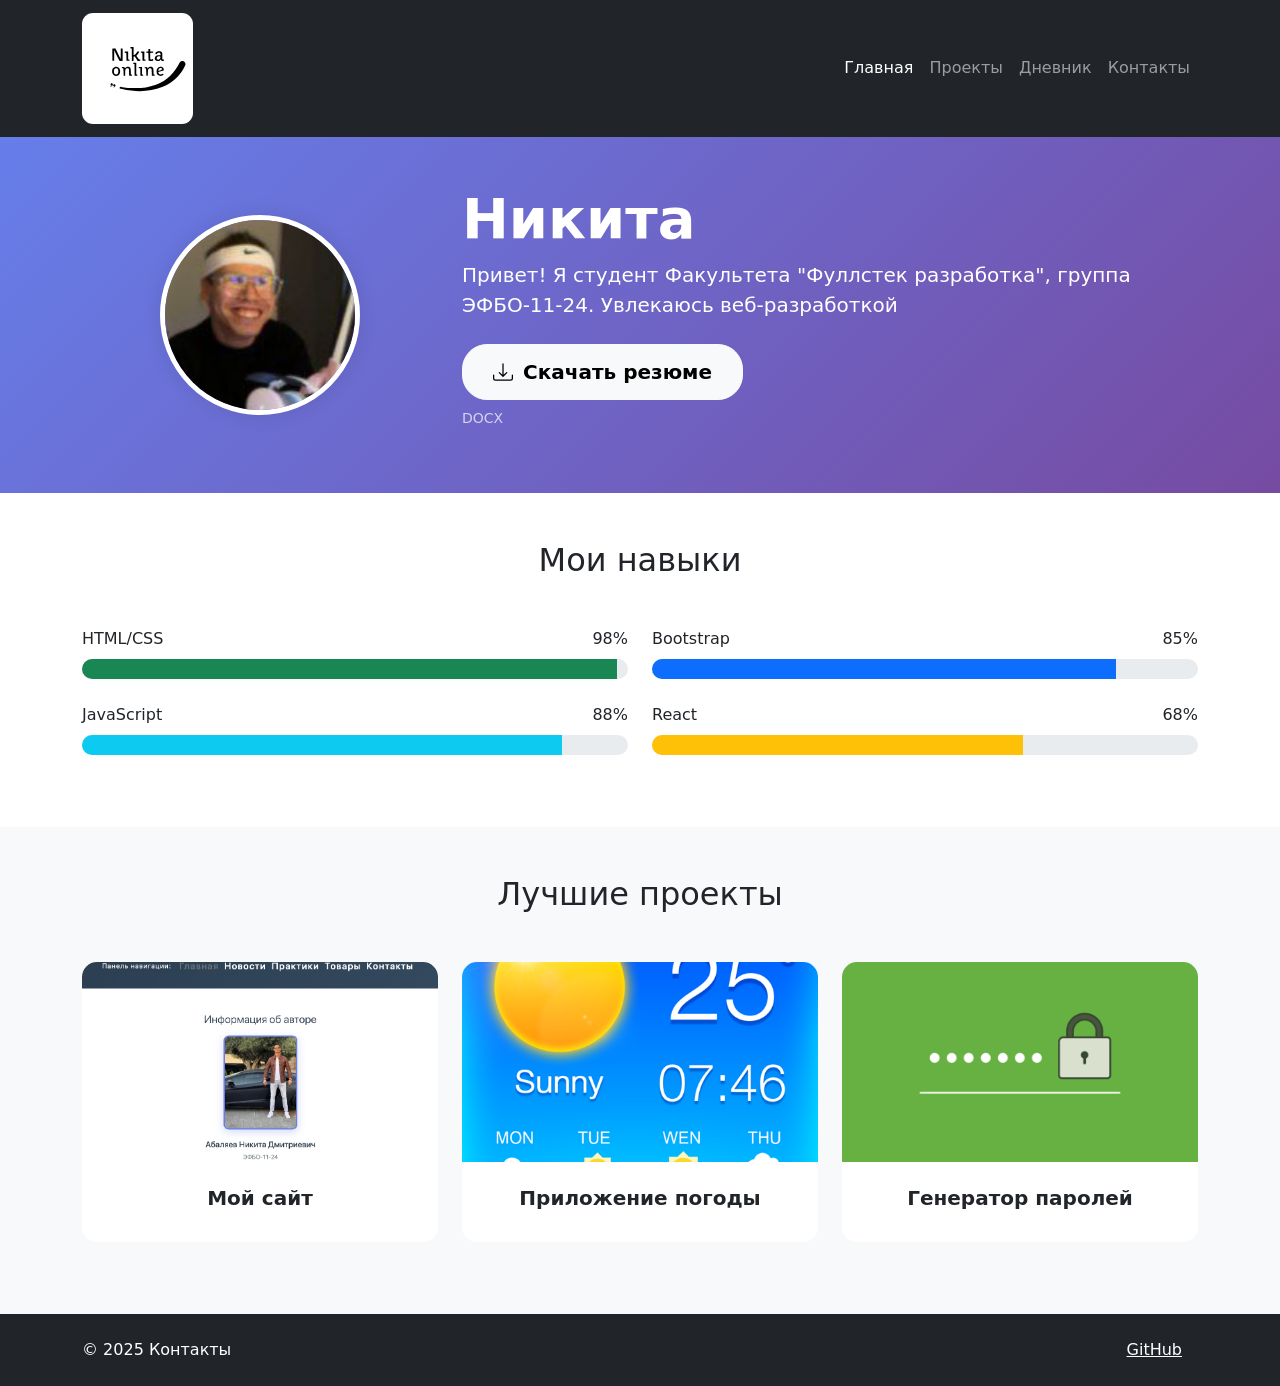
<file: index.html>
<!DOCTYPE html>
<html lang="ru">

<head>
    <meta charset="UTF-8">
    <meta name="viewport" content="width=device-width, initial-scale=1.0">
    <title>Портфолио Студента</title>
    <link href="https://cdn.jsdelivr.net/npm/bootstrap@5.3.2/dist/css/bootstrap.min.css" rel="stylesheet">
    <link rel="stylesheet" href="styles/style.css">
</head>

<body class="d-flex flex-column min-vh-100">
    <!-- Навигация -->
    <nav class="navbar navbar-expand-lg navbar-dark bg-dark">
        <div class="container">
            <a class="navbar-brand fw-bold" href="#">
                <img src="images/Logo_nikita_online.svg" class="logo-foto">
            </a>
            <div class="collapse navbar-collapse" id="navbarNav">
                <ul class="navbar-nav ms-auto">
                    <li class="nav-item">
                        <a class="nav-link active" href="#">Главная</a>
                    </li>
                    <li class="nav-item">
                        <a class="nav-link" href="pages/projects.html">Проекты</a>
                    </li>
                    <li class="nav-item">
                        <a class="nav-link" href="pages/diary.html">Дневник</a>
                    </li>
                    <li class="nav-item">
                        <a class="nav-link" href="pages/contacts.html">Контакты</a>
                    </li>
                </ul>
            </div>
        </div>
    </nav>

    <!-- Герой секция -->
    <section class="hero-section py-5">
        <div class="container">
            <div class="row align-items-center">
                <div class="col-md-4 text-center">
                    <img src="images/student image.png" alt="Фото студента" class="profile-img rounded-circle">
                </div>
                <div class="col-md-8">
                    <h1 class="display-4 fw-bold">Никита</h1>
                    <p class="lead">Привет! Я студент Факультета "Фуллстек разработка", группа ЭФБО-11-24. Увлекаюсь
                        веб-разработкой</p>

                    <div class="mt-4">
                        <a href="assets/resume.docx" download="Резюме_Никита.docx"
                            class="download-btn btn btn-light btn-lg">
                            <svg xmlns="http://www.w3.org/2000/svg" width="20" height="20" fill="currentColor"
                                class="bi bi-download" viewBox="0 0 16 16">
                                <path
                                    d="M.5 9.9a.5.5 0 0 1 .5.5v2.5a1 1 0 0 0 1 1h12a1 1 0 0 0 1-1v-2.5a.5.5 0 0 1 1 0v2.5a2 2 0 0 1-2 2H2a2 2 0 0 1-2-2v-2.5a.5.5 0 0 1 .5-.5z" />
                                <path
                                    d="M7.646 11.854a.5.5 0 0 0 .708 0l3-3a.5.5 0 0 0-.708-.708L8.5 10.293V1.5a.5.5 0 0 0-1 0v8.793L5.354 8.146a.5.5 0 1 0-.708.708l3 3z" />
                            </svg>
                            Скачать резюме
                        </a>
                        <p class="text-light mt-2 small opacity-75">DOCX</p>
                    </div>
                </div>
            </div>
        </div>
    </section>

    <!-- Навыки -->
    <section class="py-5">
        <div class="container">
            <h2 class="text-center mb-5">Мои навыки</h2>
            <div class="row">
                <div class="col-md-6">
                    <div class="mb-4">
                        <div class="d-flex justify-content-between mb-2">
                            <span>HTML/CSS</span>
                            <span>98%</span>
                        </div>
                        <div class="progress skill-bar">
                            <div class="progress-bar bg-success" style="width: 98%"></div>
                        </div>
                    </div>
                    <div class="mb-4">
                        <div class="d-flex justify-content-between mb-2">
                            <span>JavaScript</span>
                            <span>88%</span>
                        </div>
                        <div class="progress skill-bar">
                            <div class="progress-bar bg-info" style="width: 88%"></div>
                        </div>
                    </div>
                </div>
                <div class="col-md-6">
                    <div class="mb-4">
                        <div class="d-flex justify-content-between mb-2">
                            <span>Bootstrap</span>
                            <span>85%</span>
                        </div>
                        <div class="progress skill-bar">
                            <div class="progress-bar bg-primary" style="width: 85%"></div>
                        </div>
                    </div>
                    <div class="mb-4">
                        <div class="d-flex justify-content-between mb-2">
                            <span>React</span>
                            <span>68%</span>
                        </div>
                        <div class="progress skill-bar">
                            <div class="progress-bar bg-warning" style="width: 68%"></div>
                        </div>
                    </div>
                </div>
            </div>
        </div>
    </section>

    <!-- Проекты -->
    <section class="py-5 bg-light">
        <div class="container">
            <h2 class="text-center mb-5">Лучшие проекты</h2>
            <div class="row">
                <div class="col-md-4 mb-4">
                    <div class="card project-card h-100">
                        <img src="images/mySite.png" class="card-img-top" alt="Проект 1">
                        <div class="card-body text-center">
                            <h5 class="card-title">Мой сайт</h5>
                            <p class="card-text"></p>
                        </div>
                    </div>
                </div>
                <div class="col-md-4 mb-4">
                    <div class="card project-card h-100">
                        <img src="images/weather.png" class="card-img-top" alt="Проект 2">
                        <div class="card-body text-center">
                            <h5 class="card-title">Приложение погоды</h5>
                            <p class="card-text"></p>
                        </div>
                    </div>
                </div>
                <div class="col-md-4 mb-4">
                    <div class="card project-card h-100">
                        <img src="images/password.png" class="card-img-top" alt="Проект 3">
                        <div class="card-body text-center">
                            <h5 class="card-title">Генератор паролей</h5>
                            <p class="card-text"></p>
                        </div>
                    </div>
                </div>
            </div>
        </div>
    </section>

    <!-- Футер -->
    <footer class="bg-dark text-white py-4 mt-auto">
        <div class="container">
            <div class="row">
                <div class="col-md-6">
                    <p class="mb-0">© 2025 Контакты</p>
                </div>
                <div class="col-md-6 text-md-end">
                    <a href="https://github.com/nkt2006" class="text-white me-3">GitHub</a>
                </div>
            </div>
        </div>
    </footer>

    <script src="https://cdn.jsdelivr.net/npm/bootstrap@5.3.2/dist/js/bootstrap.bundle.min.js"></script>
</body>

</html>
</file>
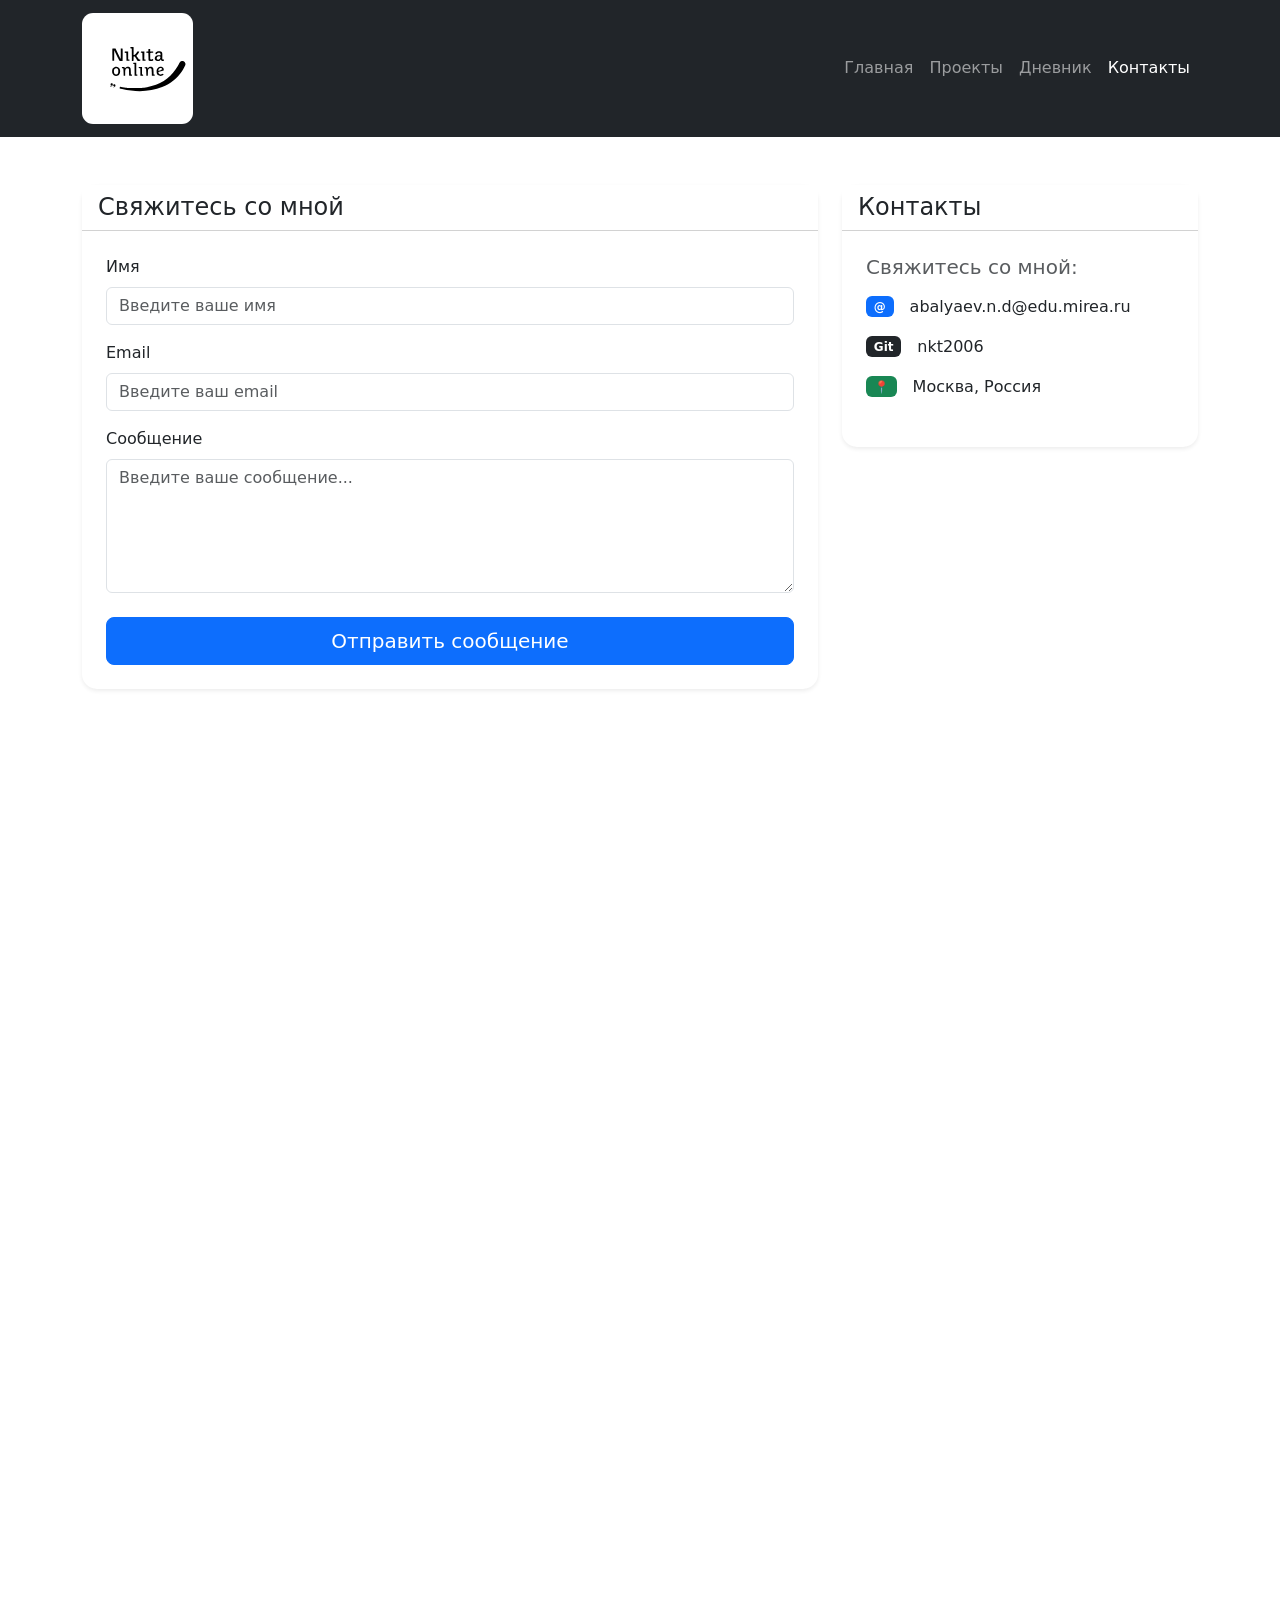
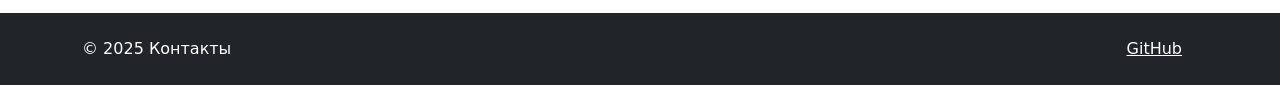
<file: pages/contacts.html>
<!doctype html>
<html lang="en">

<head>
    <title>Title</title>
    <!-- Required meta tags -->
    <meta charset="utf-8" />
    <meta name="viewport" content="width=device-width, initial-scale=1, shrink-to-fit=no" />

    <!-- Bootstrap CSS v5.2.1 -->
    <link href="https://cdn.jsdelivr.net/npm/bootstrap@5.3.2/dist/css/bootstrap.min.css" rel="stylesheet"
        integrity="sha384-T3c6CoIi6uLrA9TneNEoa7RxnatzjcDSCmG1MXxSR1GAsXEV/Dwwykc2MPK8M2HN" crossorigin="anonymous" />
    <link rel="stylesheet" href="../styles/style.css">
</head>

<body>
    <header>
        <nav class="navbar navbar-expand-lg navbar-dark bg-dark">
            <div class="container">
                <a class="navbar-brand fw-bold" href="#">
                    <img src="../images/Logo_nikita_online.svg" class="logo-foto">
                </a>
                <button class="navbar-toggler" type="button" data-bs-toggle="collapse" data-bs-target="#navbarNav">
                    <span class="navbar-toggler-icon"></span>
                </button>
                <div class="collapse navbar-collapse" id="navbarNav">
                    <ul class="navbar-nav ms-auto">
                        <li class="nav-item">
                            <a class="nav-link" href="../index.html">Главная</a>
                        </li>
                        <li class="nav-item">
                            <a class="nav-link" href="projects.html">Проекты</a>
                        </li>
                        <li class="nav-item">
                            <a class="nav-link" href="diary.html">Дневник</a>
                        </li>
                        <li class="nav-item">
                            <a class="nav-link active" href="contacts.html">Контакты</a>
                        </li>
                    </ul>
                </div>
            </div>
        </nav>
    </header>
    <main>
        <main>
            <!-- Секция контактов -->
            <section class="py-5">
                <div class="container">
                    <div class="row">
                        <!-- Левая колонка - Форма -->
                        <div class="col-lg-8 mb-5">
                            <div class="card shadow-sm">
                                <div class="card-header bg-white">
                                    <h2 class="h4 mb-0">Свяжитесь со мной</h2>
                                </div>
                                <div class="card-body">
                                    <form>
                                        <!-- Поле Имя -->
                                        <div class="mb-3">
                                            <label for="name" class="form-label">Имя</label>
                                            <input type="text" class="form-control" id="name"
                                                placeholder="Введите ваше имя">
                                        </div>

                                        <!-- Поле Email -->
                                        <div class="mb-3">
                                            <label for="email" class="form-label">Email</label>
                                            <input type="email" class="form-control" id="email"
                                                placeholder="Введите ваш email">
                                        </div>

                                        <!-- Поле Сообщение -->
                                        <div class="mb-4">
                                            <label for="message" class="form-label">Сообщение</label>
                                            <textarea class="form-control" id="message" rows="5"
                                                placeholder="Введите ваше сообщение..."></textarea>
                                        </div>

                                        <!-- Кнопка отправки -->
                                        <button type="submit" class="btn btn-primary btn-lg w-100">
                                            Отправить сообщение
                                        </button>
                                    </form>
                                </div>
                            </div>
                        </div>

                        <!-- Правая колонка - Контактная информация -->
                        <div class="col-lg-4">
                            <div class="card shadow-sm">
                                <div class="card-header bg-white">
                                    <h2 class="h4 mb-0">Контакты</h2>
                                </div>
                                <div class="card-body">
                                    <div class="mb-4">
                                        <h5 class="text-muted mb-3">Свяжитесь со мной:</h5>
                                        <ul class="list-unstyled">
                                            <li class="mb-3">
                                                <div class="d-flex align-items-center">
                                                    <span class="badge bg-primary me-3">@</span>
                                                    <span>abalyaev.n.d@edu.mirea.ru</span>
                                                </div>
                                            </li>
                                            <li class="mb-3">
                                                <div class="d-flex align-items-center">
                                                    <span class="badge bg-dark me-3">Git</span>
                                                    <span>nkt2006</span>
                                                </div>
                                            </li>
                                            <li>
                                                <div class="d-flex align-items-center">
                                                    <span class="badge bg-success me-3">📍</span>
                                                    <span>Москва, Россия</span>
                                                </div>
                                            </li>
                                        </ul>
                                    </div>
                                </div>
                            </div>
                        </div>
                    </div>
                </div>
            </section>
        </main>
    </main>

    <div class="d-flex flex-column min-vh-100">
         <footer class="bg-dark text-white py-4 mt-auto">
        <div class="container">
            <div class="row">
                <div class="col-md-6">
                    <p class="mb-0">© 2025 Контакты</p>
                </div>
                <div class="col-md-6 text-md-end">
                    <a href="https://github.com/nkt2006" class="text-white me-3">GitHub</a>
                </div>
            </div>
        </div>
    </footer>
    </div>
    <!-- Bootstrap JavaScript Libraries -->
    <script src="https://cdn.jsdelivr.net/npm/@popperjs/core@2.11.8/dist/umd/popper.min.js"
        integrity="sha384-I7E8VVD/ismYTF4hNIPjVp/Zjvgyol6VFvRkX/vR+Vc4jQkC+hVqc2pM8ODewa9r"
        crossorigin="anonymous"></script>

    <script src="https://cdn.jsdelivr.net/npm/bootstrap@5.3.2/dist/js/bootstrap.min.js"
        integrity="sha384-BBtl+eGJRgqQAUMxJ7pMwbEyER4l1g+O15P+16Ep7Q9Q+zqX6gSbd85u4mG4QzX+"
        crossorigin="anonymous"></script>
</body>

</html>
</file>
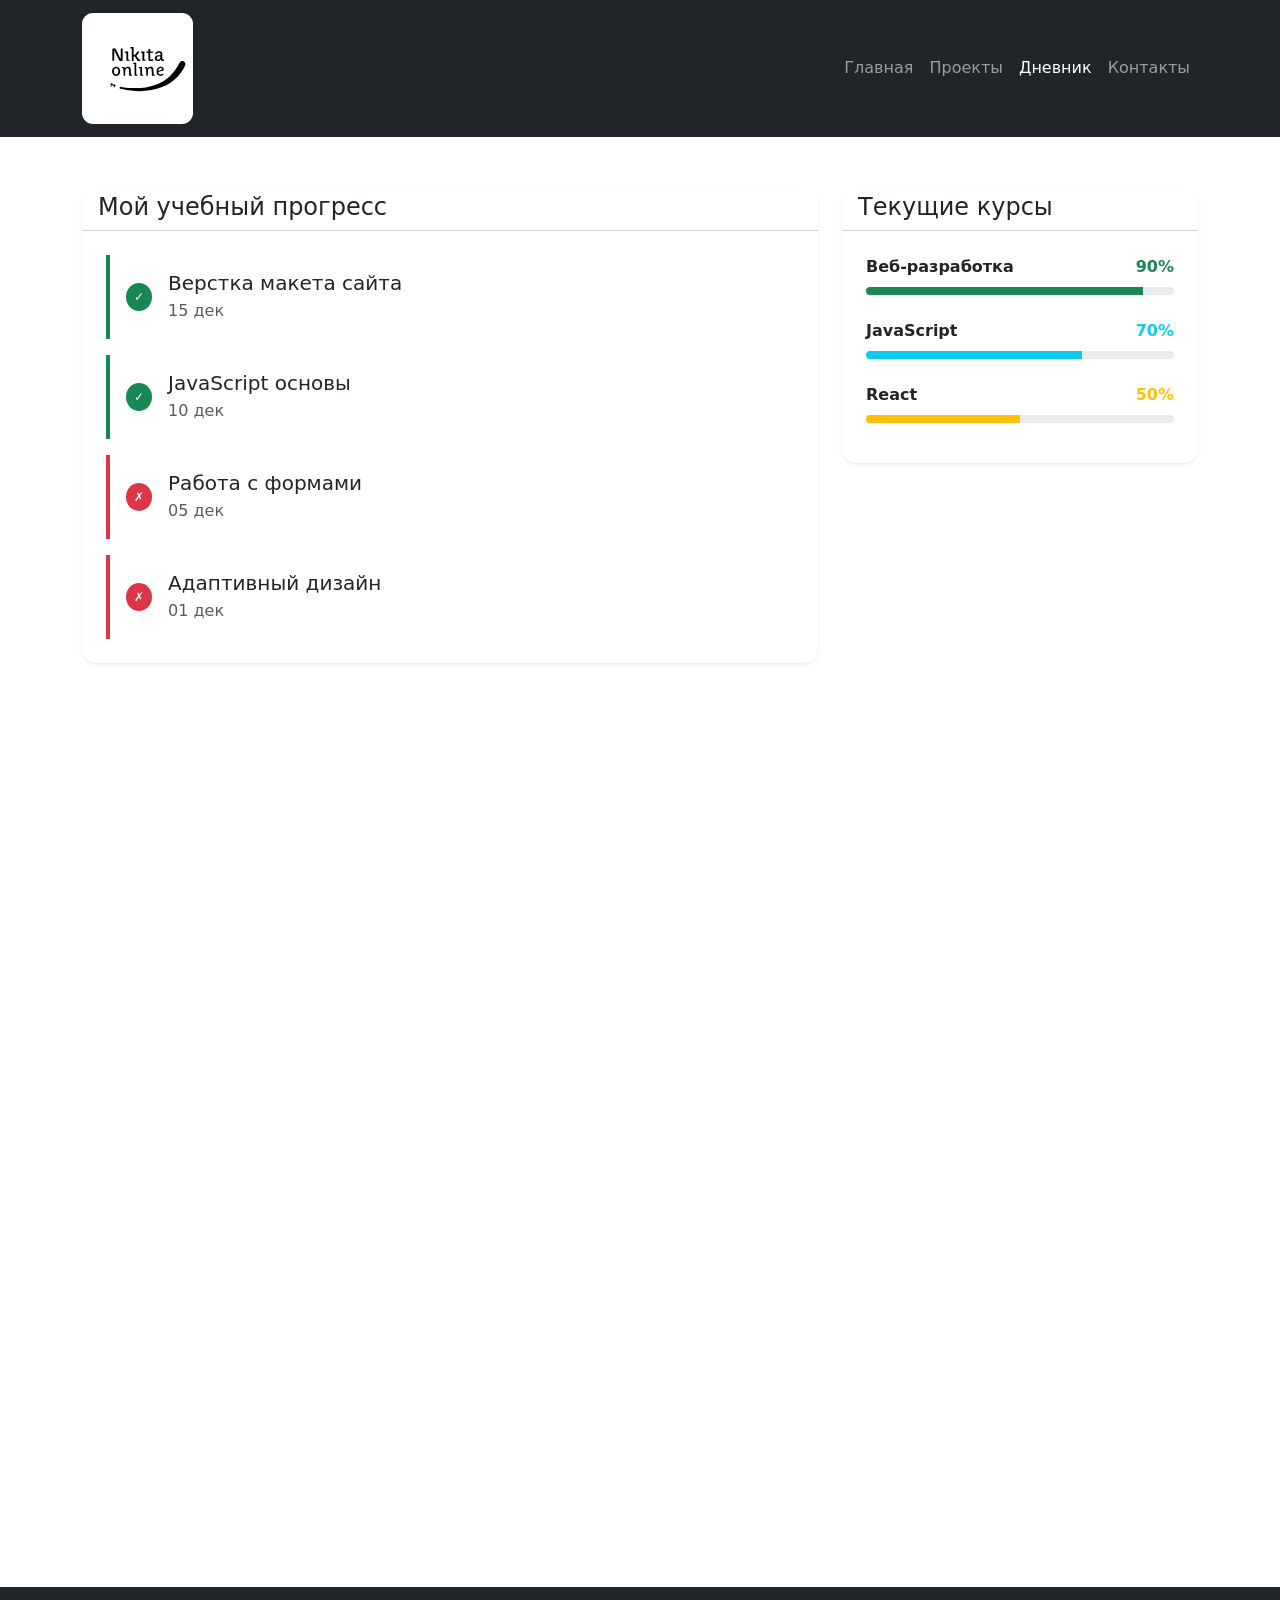
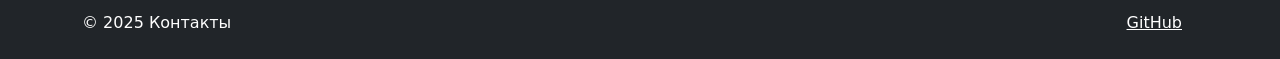
<file: pages/diary.html>
<!doctype html>
<html lang="en">

<head>
    <title>Title</title>
    <!-- Required meta tags -->
    <meta charset="utf-8" />
    <meta name="viewport" content="width=device-width, initial-scale=1, shrink-to-fit=no" />

    <!-- Bootstrap CSS v5.2.1 -->
    <link href="https://cdn.jsdelivr.net/npm/bootstrap@5.3.2/dist/css/bootstrap.min.css" rel="stylesheet"
        integrity="sha384-T3c6CoIi6uLrA9TneNEoa7RxnatzjcDSCmG1MXxSR1GAsXEV/Dwwykc2MPK8M2HN" crossorigin="anonymous" />
    <link rel="stylesheet" href="../styles/style.css">
</head>

<body>
    <header>
        <nav class="navbar navbar-expand-lg navbar-dark bg-dark">
            <div class="container">
                <a class="navbar-brand fw-bold" href="#">
                    <img src="../images/Logo_nikita_online.svg" class="logo-foto">
                </a>
                <button class="navbar-toggler" type="button" data-bs-toggle="collapse" data-bs-target="#navbarNav">
                    <span class="navbar-toggler-icon"></span>
                </button>
                <div class="collapse navbar-collapse" id="navbarNav">
                    <ul class="navbar-nav ms-auto">
                        <li class="nav-item">
                            <a class="nav-link" href="../index.html">Главная</a>
                        </li>
                        <li class="nav-item">
                            <a class="nav-link" href="projects.html">Проекты</a>
                        </li>
                        <li class="nav-item">
                            <a class="nav-link active" href="diary.html">Дневник</a>
                        </li>
                        <li class="nav-item">
                            <a class="nav-link" href="contacts.html">Контакты</a>
                        </li>
                    </ul>
                </div>
            </div>
        </nav>
    </header>
    <main>
        <main>
            <!-- Секция дневника -->
            <section class="py-5">
                <div class="container">
                    <div class="row">
                        <!-- Левая колонка - Учебный прогресс -->
                        <div class="col-lg-8 mb-5">
                            <div class="card shadow-sm">
                                <div class="card-header bg-white">
                                    <h2 class="h4 mb-0">Мой учебный прогресс</h2>
                                </div>
                                <div class="card-body">
                                    <!-- Запись 1 -->
                                    <div
                                        class="d-flex align-items-center mb-3 p-3 border-start border-4 border-success">
                                        <div class="flex-shrink-0 me-3">
                                            <span class="badge bg-success rounded-circle p-2">✓</span>
                                        </div>
                                        <div class="flex-grow-1">
                                            <h5 class="mb-1">Верстка макета сайта</h5>
                                            <p class="text-muted mb-0">15 дек</p>
                                        </div>
                                    </div>

                                    <!-- Запись 2 -->
                                    <div
                                        class="d-flex align-items-center mb-3 p-3 border-start border-4 border-success">
                                        <div class="flex-shrink-0 me-3">
                                            <span class="badge bg-success rounded-circle p-2">✓</span>
                                        </div>
                                        <div class="flex-grow-1">
                                            <h5 class="mb-1">JavaScript основы</h5>
                                            <p class="text-muted mb-0">10 дек</p>
                                        </div>
                                    </div>

                                    <!-- Запись 3 -->
                                    <div class="d-flex align-items-center mb-3 p-3 border-start border-4 border-danger">
                                        <div class="flex-shrink-0 me-3">
                                            <span class="badge bg-danger rounded-circle p-2">✗</span>
                                        </div>
                                        <div class="flex-grow-1">
                                            <h5 class="mb-1">Работа с формами</h5>
                                            <p class="text-muted mb-0">05 дек</p>
                                        </div>
                                    </div>

                                    <!-- Запись 4 -->
                                    <div class="d-flex align-items-center p-3 border-start border-4 border-danger">
                                        <div class="flex-shrink-0 me-3">
                                            <span class="badge bg-danger rounded-circle p-2">✗</span>
                                        </div>
                                        <div class="flex-grow-1">
                                            <h5 class="mb-1">Адаптивный дизайн</h5>
                                            <p class="text-muted mb-0">01 дек</p>
                                        </div>
                                    </div>
                                </div>
                            </div>
                        </div>

                        <!-- Правая колонка - Текущие курсы -->
                        <div class="col-lg-4">
                            <div class="card shadow-sm mb-4">
                                <div class="card-header bg-white">
                                    <h2 class="h4 mb-0">Текущие курсы</h2>
                                </div>
                                <div class="card-body">
                                    <!-- Курс 1 -->
                                    <div class="mb-4">
                                        <div class="d-flex justify-content-between mb-2">
                                            <span class="fw-bold">Веб-разработка</span>
                                            <span class="text-success fw-bold">90%</span>
                                        </div>
                                        <div class="progress" style="height: 8px;">
                                            <div class="progress-bar bg-success" style="width: 90%"></div>
                                        </div>
                                    </div>

                                    <!-- Курс 2 -->
                                    <div class="mb-4">
                                        <div class="d-flex justify-content-between mb-2">
                                            <span class="fw-bold">JavaScript</span>
                                            <span class="text-info fw-bold">70%</span>
                                        </div>
                                        <div class="progress" style="height: 8px;">
                                            <div class="progress-bar bg-info" style="width: 70%"></div>
                                        </div>
                                    </div>

                                    <!-- Курс 3 -->
                                    <div class="mb-3">
                                        <div class="d-flex justify-content-between mb-2">
                                            <span class="fw-bold">React</span>
                                            <span class="text-warning fw-bold">50%</span>
                                        </div>
                                        <div class="progress" style="height: 8px;">
                                            <div class="progress-bar bg-warning" style="width: 50%"></div>
                                        </div>
                                    </div>
                                </div>
                            </div>
                        </div>
                    </div>
                </div>
            </section>
        </main>
    </main>


    <div class="d-flex flex-column min-vh-100">
        <footer class="bg-dark text-white py-4 mt-auto">
            <div class="container">
                <div class="row">
                    <div class="col-md-6">
                        <p class="mb-0">© 2025 Контакты</p>
                    </div>
                    <div class="col-md-6 text-md-end">
                        <a href="https://github.com/nkt2006" class="text-white me-3">GitHub</a>
                    </div>
                </div>
            </div>
        </footer>
    </div>
    <!-- Bootstrap JavaScript Libraries -->
    <script src="https://cdn.jsdelivr.net/npm/@popperjs/core@2.11.8/dist/umd/popper.min.js"
        integrity="sha384-I7E8VVD/ismYTF4hNIPjVp/Zjvgyol6VFvRkX/vR+Vc4jQkC+hVqc2pM8ODewa9r"
        crossorigin="anonymous"></script>

    <script src="https://cdn.jsdelivr.net/npm/bootstrap@5.3.2/dist/js/bootstrap.min.js"
        integrity="sha384-BBtl+eGJRgqQAUMxJ7pMwbEyER4l1g+O15P+16Ep7Q9Q+zqX6gSbd85u4mG4QzX+"
        crossorigin="anonymous"></script>
</body>

</html>
</file>
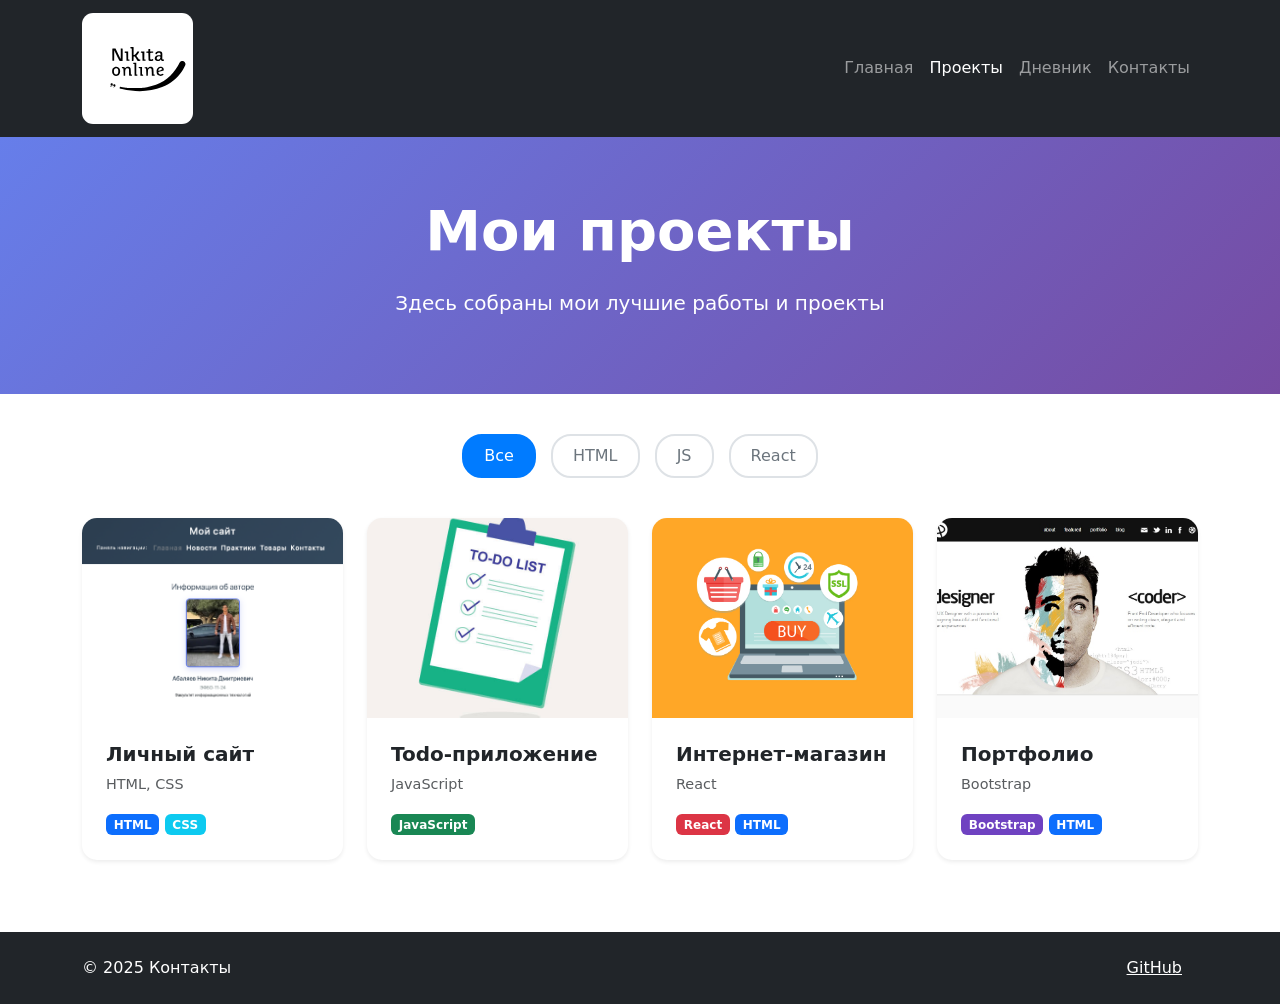
<file: pages/projects.html>
<!doctype html>
<html lang="ru">

<head>
    <title>Проекты</title>
    <meta charset="utf-8" />
    <meta name="viewport" content="width=device-width, initial-scale=1, shrink-to-fit=no" />

    <!-- Bootstrap CSS v5.2.1 -->
    <link href="https://cdn.jsdelivr.net/npm/bootstrap@5.3.2/dist/css/bootstrap.min.css" rel="stylesheet"
        integrity="sha384-T3c6CoIi6uLrA9TneNEoa7RxnatzjcDSCmG1MXxSR1GAsXEV/Dwwykc2MPK8M2HN" crossorigin="anonymous" />
    <link rel="stylesheet" href="../styles/style.css">
</head>

<body class="d-flex flex-column min-vh-100">
    <header>
        <nav class="navbar navbar-expand-lg navbar-dark bg-dark">
            <div class="container">
                <a class="navbar-brand fw-bold" href="#">
                    <img src="../images/Logo_nikita_online.svg" class="logo-foto">
                </a>
                <button class="navbar-toggler" type="button" data-bs-toggle="collapse" data-bs-target="#navbarNav">
                    <span class="navbar-toggler-icon"></span>
                </button>
                <div class="collapse navbar-collapse" id="navbarNav">
                    <ul class="navbar-nav ms-auto">
                        <li class="nav-item">
                            <a class="nav-link" href="../index.html">Главная</a>
                        </li>
                        <li class="nav-item">
                            <a class="nav-link active" href="projects.html">Проекты</a>
                        </li>
                        <li class="nav-item">
                            <a class="nav-link" href="diary.html">Дневник</a>
                        </li>
                        <li class="nav-item">
                            <a class="nav-link" href="contacts.html">Контакты</a>
                        </li>
                    </ul>
                </div>
            </div>
        </nav>
    </header>

    <main class="flex-grow-1">
       
        <section class="projects-hero">
            <div class="container text-center">
                <h1 class="display-4 fw-bold mb-4">Мои проекты</h1>
                <p class="lead">Здесь собраны мои лучшие работы и проекты</p>
            </div>
        </section>

       
        <section class="container">
            <div class="row justify-content-center">
                <div class="col-12 text-center">
                    <div class="filter-buttons">
                        <button class="btn filter-btn active" data-filter="all">Все</button>
                        <button class="btn filter-btn" data-filter="html">HTML</button>
                        <button class="btn filter-btn" data-filter="js">JS</button>
                        <button class="btn filter-btn" data-filter="react">React</button>
                    </div>
                </div>
            </div>
        </section>

        <!-- Карточки проектов -->
        <section class="container mb-5">
            <div class="row">
                <!-- Проект 1 -->
                <div class="col-md-6 col-lg-3 mb-4" data-category="html">
                    <div class="card h-100 shadow-sm">
                        <img src="../images/mySite.png"
                            class="card-img-top" alt="Личный сайт">
                        <div class="card-body d-flex flex-column">
                            <h5 class="card-title">Личный сайт</h5>
                            <p class="card-text text-muted">HTML, CSS</p>
                            <div class="mt-auto">
                                <span class="badge bg-primary">HTML</span>
                                <span class="badge bg-info">CSS</span>
                            </div>
                        </div>
                    </div>
                </div>

                <!-- Проект 2 -->
                <div class="col-md-6 col-lg-3 mb-4" data-category="js">
                    <div class="card h-100 shadow-sm">
                        <img src="../images/todoList.jpg" class="card-img-top"
                            alt="Todo-приложение">
                        <div class="card-body d-flex flex-column">
                            <h5 class="card-title">Todo-приложение</h5>
                            <p class="card-text text-muted">JavaScript</p>
                            <div class="mt-auto">
                                <span class="badge bg-success">JavaScript</span>
                            </div>
                        </div>
                    </div>
                </div>

                <!-- Проект 3 -->
                <div class="col-md-6 col-lg-3 mb-4" data-category="react">
                    <div class="card h-100 shadow-sm">
                        <img src="../images/shop.jpg" class="card-img-top"
                            alt="Интернет-магазин">
                        <div class="card-body d-flex flex-column">
                            <h5 class="card-title">Интернет-магазин</h5>
                            <p class="card-text text-muted">React</p>
                            <div class="mt-auto">
                                <span class="badge bg-danger">React</span>
                                <span class="badge bg-primary">HTML</span>
                            </div>
                        </div>
                    </div>
                </div>

                <!-- Проект 4 -->
                <div class="col-md-6 col-lg-3 mb-4" data-category="html">
                    <div class="card h-100 shadow-sm">
                        <img src="../images/portfolio.jpg" class="card-img-top"
                            alt="Портфолио">
                        <div class="card-body d-flex flex-column">
                            <h5 class="card-title">Портфолио</h5>
                            <p class="card-text text-muted">Bootstrap</p>
                            <div class="mt-auto">
                                <span class="badge bg-purple"
                                    style="background-color: #6f42c1!important;">Bootstrap</span>
                                <span class="badge bg-primary">HTML</span>
                            </div>
                        </div>
                    </div>
                </div>
            </div>
        </section>
    </main>

    <footer class="bg-dark text-white py-4 mt-auto">
        <div class="container">
            <div class="row">
                <div class="col-md-6">
                    <p class="mb-0">© 2025 Контакты</p>
                </div>
                <div class="col-md-6 text-md-end">
                    <a href="https://github.com/nkt2006" class="text-white me-3">GitHub</a>
                </div>
            </div>
        </div>
    </footer>

    
    <script src="https://cdn.jsdelivr.net/npm/@popperjs/core@2.11.8/dist/umd/popper.min.js"
        integrity="sha384-I7E8VVD/ismYTF4hNIPjVp/Zjvgyol6VFvRkX/vR+Vc4jQkC+hVqc2pM8ODewa9r"
        crossorigin="anonymous"></script>

    <script src="https://cdn.jsdelivr.net/npm/bootstrap@5.3.2/dist/js/bootstrap.min.js"
        integrity="sha384-BBtl+eGJRgqQAUMxJ7pMwbEyER4l1g+O15P+16Ep7Q9Q+zqX6gSbd85u4mG4QzX+"
        crossorigin="anonymous"></script>

    <script>
        
        document.addEventListener('DOMContentLoaded', function () {
            const filterButtons = document.querySelectorAll('.filter-btn');
            const projectCards = document.querySelectorAll('[data-category]');

            filterButtons.forEach(button => {
                button.addEventListener('click', function () {
                    
                    filterButtons.forEach(btn => btn.classList.remove('active'));
                    
                    this.classList.add('active');

                    const filterValue = this.getAttribute('data-filter');

                    projectCards.forEach(card => {
                        if (filterValue === 'all' || card.getAttribute('data-category') === filterValue) {
                            card.style.display = 'block';
                        } else {
                            card.style.display = 'none';
                        }
                    });
                });
            });
        });
    </script>
</body>

</html>
</file>
<file: styles/style.css>
.profile-img {
      width: 200px;
      height: 200px;
      object-fit: cover;
      border: 5px solid #fff;
      box-shadow: 0 0 20px rgba(0, 0, 0, 0.1);
  }


  .download-btn {
      transition: all 0.3s ease;
      border-radius: 25px;
      padding: 12px 30px;
      font-weight: 600;
      text-decoration: none;
      display: inline-flex;
      align-items: center;
      gap: 10px;
  }

  .download-btn:hover {
      transform: translateY(-2px);
      box-shadow: 0 5px 15px rgba(0, 0, 0, 0.2);
  }

  .skill-bar {
      height: 20px;
      border-radius: 10px;
  }

  .project-card {
      transition: transform 0.3s;
  }

  .project-card:hover {
      transform: translateY(-5px);
  }

  .hero-section {
      background: linear-gradient(135deg, #667eea 0%, #764ba2 100%);
      color: white;
  }

  .logo-foto {
      max-width: 15%;
      background-color: white;
      border-radius: 10%;
  }

  .projects-hero {
      background: linear-gradient(135deg, #667eea 0%, #764ba2 100%);
      color: white;
      padding: 60px 0;
      margin-bottom: 40px;
  }

  .filter-buttons {
      margin-bottom: 30px;
  }

  .filter-btn {
      margin: 0 5px 10px;
      border-radius: 20px;
      padding: 8px 20px;
      border: 2px solid #dee2e6;
      background: white;
      color: #6c757d;
      transition: all 0.3s ease;
  }

  .filter-btn:hover,
  .filter-btn.active {
      background: #007bff;
      color: white;
      border-color: #007bff;
  }

  .card {
      border: none;
      transition: transform 0.3s ease, box-shadow 0.3s ease;
      border-radius: 15px;
  }

  .card:hover {
      transform: translateY(-5px);
      box-shadow: 0 10px 25px rgba(0, 0, 0, 0.1);
  }

  .card-img-top {
      border-radius: 15px 15px 0 0;
      height: 200px;
      object-fit: cover;
  }

  .card-body {
      padding: 1.5rem;
  }

  .card-title {
      font-weight: 600;
      margin-bottom: 0.5rem;
  }

  .card-text {
      color: #6c757d;
      font-size: 0.9rem;
  }
</file>
